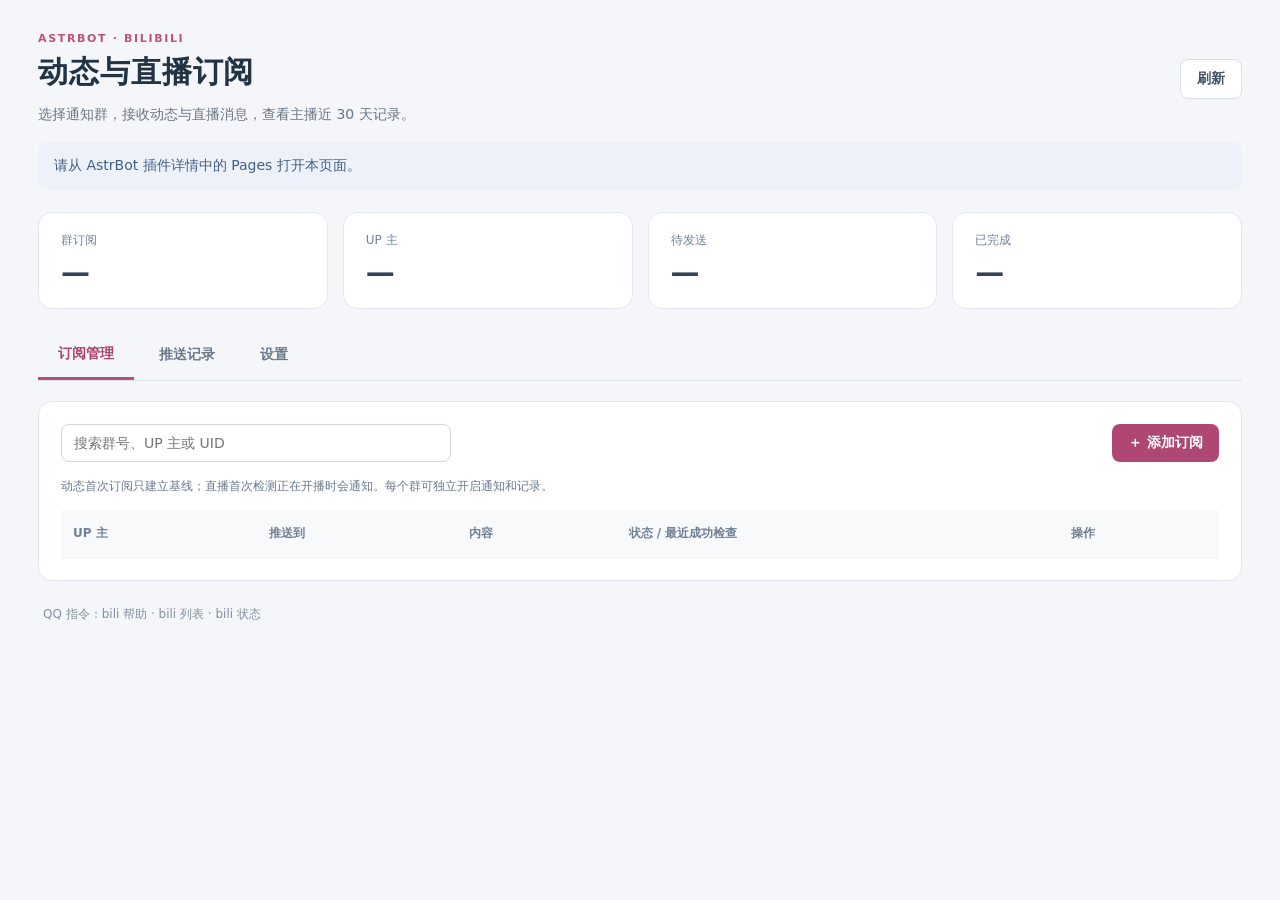
<file: astrbot_plugin_bilibili_parser/pages/subscriptions/index.html>
<!doctype html>
<html lang="zh-CN">
<head><meta charset="utf-8"><meta name="viewport" content="width=device-width,initial-scale=1"><title>Bilibili 动态与直播订阅</title><link rel="stylesheet" href="./style.css"></head>
<body>
<main>
  <header class="hero"><div><div class="eyebrow">ASTRBOT · BILIBILI</div><h1>动态与直播订阅</h1><p>选择通知群，接收动态与直播消息，查看主播近 30 天记录。</p></div><button id="refresh" class="secondary">刷新</button></header>
  <div id="notice" role="status" aria-live="polite" hidden></div>
  <div id="connection" class="banner">正在连接 AstrBot…</div>
  <section class="metrics" aria-label="运行概况"><div><span>群订阅</span><strong id="metricSubs">—</strong></div><div><span>UP 主</span><strong id="metricCreators">—</strong></div><div><span>待发送</span><strong id="metricPending">—</strong></div><div><span>已完成</span><strong id="metricDone">—</strong></div></section>
  <nav aria-label="管理页面"><button class="tab active" data-tab="subscriptions">订阅管理</button><button class="tab" data-tab="deliveries">推送记录</button><button class="tab" data-tab="settings">设置</button></nav>
  <section id="subscriptions" class="panel">
    <div class="toolbar"><input id="search" type="search" placeholder="搜索群号、UP 主或 UID" aria-label="搜索订阅"><button id="add">＋ 添加订阅</button></div>
    <p class="hint">动态首次订阅只建立基线；直播首次检测正在开播时会通知。每个群可独立开启通知和记录。</p>
    <div class="table-wrap"><table><thead><tr><th>UP 主</th><th>推送到</th><th>内容</th><th>状态 / 最近成功检查</th><th>操作</th></tr></thead><tbody id="subscriptionRows"></tbody></table></div>
    <div id="empty" class="empty" hidden>还没有订阅。添加一个 UP 主，或在 QQ 群发送「bili 订阅 UID」。</div>
  </section>
  <section id="deliveries" class="panel" hidden>
    <p class="hint">显示最近 100 条发送记录。“待核对”表示发送结果不明确，请先查看群记录。测试推送有独立标记。</p>
    <div class="table-wrap"><table><thead><tr><th>动态 / 目标群</th><th>状态</th><th>卡片 / 视频</th><th>时间</th><th>详情与操作</th></tr></thead><tbody id="deliveryRows"></tbody></table></div>
    <h2>最近的检查与测试</h2><div id="requestRows"></div>
  </section>
  <section id="settings" class="panel" hidden>
    <form id="settingsForm" class="settings-form">
      <div class="section-title"><h2>运行设置</h2><button id="loadSettings" type="button" class="secondary">重新载入设置</button></div>
      <label class="check"><input id="dynamicEnabled" type="checkbox">开启动态订阅推送</label>
      <label class="check"><input id="liveEnabled" type="checkbox">开启直播检查、通知和记录</label>
      <label>直播检查间隔（秒）<input id="liveInterval" type="number" min="30" max="3600" required></label>
      <p class="hint">直播与动态总开关相互独立。每个群可分别开启主播的直播通知和记录；连续两次检测下播后发送结束通知。</p>
      <label>动态检查间隔（秒）<input id="interval" type="number" min="60" max="86400" required></label><p class="hint">默认 180 秒；接口受限会自动退避，多 UP 主的请求会错开。</p>
      <h2>QQ群过滤</h2><p class="hint">与视频链接解析共用。选择“全部群”仍然只向已经订阅的群推送。</p>
      <label>过滤模式<select id="groupMode"><option value="whitelist">仅白名单群</option><option value="blacklist">排除黑名单群</option><option value="all">允许全部群</option></select></label>
      <label>白名单群号<textarea id="allowedGroups" rows="2" placeholder="多个群号用逗号、空格或换行分隔"></textarea></label>
      <label>黑名单群号<textarea id="blockedGroups" rows="2"></textarea></label>
      <div class="two-columns"><label>视频上限（MB）<input id="maxVideo" type="number" min="1" max="2048" required></label><label>缓存保留（小时）<input id="cacheHours" type="number" min="1" max="168" required></label></div>
      <h2>Bilibili 登录状态</h2><p id="cookieState" class="hint"></p>
      <label>更新 Cookie（可选）<input id="cookie" type="password" autocomplete="off" placeholder="留空保留当前配置"></label><label class="check"><input id="clearCookie" type="checkbox">删除已保存的 Cookie</label>
      <p class="hint">仅在本机保存，不会在 QQ、安装包或普通接口中返回原值。Cookie 不保证解除网络侧的访问限制，接口状态以最近检查结果为准。</p>
      <button type="submit">保存设置</button>
    </form>
  </section>
  <footer>QQ 指令：bili 帮助 · bili 列表 · bili 状态</footer>
</main>
<dialog id="editor"><form id="subscriptionForm">
  <div class="section-title"><h2 id="editorTitle">添加订阅</h2><button type="button" id="closeEditor" class="secondary">关闭</button></div>
  <label>UP 主 UID 或主页地址<input id="creatorInput" required placeholder="123456 或 https://space.bilibili.com/123456"></label>
  <div class="verify-row"><button id="resolveCreator" type="button" class="secondary">核对 UP 主</button><span id="creatorResult" role="status"></span></div>
  <fieldset id="groupField"><legend>推送到这些群</legend><div id="groupChoices">正在加载群列表…</div></fieldset>
  <fieldset><legend>动态类型</legend><div id="typeChoices" class="checks"></div></fieldset>
  <label class="check"><input id="sendVideo" type="checkbox" checked>视频投稿附上 MP4 文件</label>
  <label class="check"><input id="liveNotify" type="checkbox">本群接收开播和下播通知</label>
  <label class="check"><input id="liveRecord" type="checkbox">记录此主播直播场次（保留 30 天）</label>
  <p class="hint">只需直播功能时可取消所有动态类型。直播内容包含标题、分区和封面，不录制视频；首次检查正在直播时会发送通知。</p>
  <p class="hint">保存后自动应用；请在设置开启对应总开关。动态不补发历史，直播从启用后开始记录。</p>
  <button id="saveSubscription" type="submit">保存订阅</button>
</form></dialog>
<dialog id="confirmation"><form method="dialog"><h2>确认操作</h2><p id="confirmationText"></p><div class="actions"><button value="cancel" class="secondary">返回</button><button value="ok">确认</button></div></form></dialog>
<dialog id="liveHistory"><div class="section-title"><h2 id="liveHistoryTitle">直播记录</h2><button id="closeLiveHistory" class="secondary">关闭</button></div><p class="hint">近 30 天记录，时间均为北京时间。结束时间与时长是轮询估计，未结束场次统计至最后检测；停机或接口失败可能造成缺口。按月展示；跨日直播按日期分摊时长，灰色日期在记录窗口之外。</p><div class="actions"><button id="historyPrevious" class="secondary">上个月</button><span id="historyPage"></span><button id="historyNext" class="secondary">下个月</button><button id="exportHistory">导出月历 PNG</button></div><div id="historyRows"></div></dialog>
<script type="module" src="./app.js"></script>
</body></html>
</file>
<file: astrbot_plugin_bilibili_parser/pages/subscriptions/style.css>
:root{font-family:"Microsoft YaHei",system-ui,sans-serif;color:#223343;background:#f4f6f9;font-size:14px;color-scheme:light}*{box-sizing:border-box}body{margin:0}main{max-width:1260px;margin:auto;padding:32px 28px}h1{font-size:30px;margin:7px 0 10px;letter-spacing:.03em}h2{font-size:18px;margin:20px 0 14px}p{line-height:1.7}.eyebrow{font-size:11px;letter-spacing:.15em;color:#bd527b;font-weight:700}.hero{display:flex;align-items:center;justify-content:space-between;padding:0 0 15px}.hero p{color:#6b7785;margin:0}.metrics{display:grid;grid-template-columns:repeat(4,1fr);gap:15px;margin:22px 0}.metrics>div{background:white;border:1px solid #e1e7ee;border-radius:14px;padding:19px 22px}.metrics span{display:block;color:#718095;font-size:12px}.metrics strong{display:block;font-size:29px;margin-top:6px;color:#334458;font-weight:650}button,input,select,textarea{font:inherit}button{border:0;border-radius:8px;background:#af4774;color:white;padding:10px 16px;font-weight:600;cursor:pointer}button:hover{filter:brightness(.96)}button:disabled{opacity:.5;cursor:wait}button.secondary{border:1px solid #d6dfe8;background:#fff;color:#425367}button.danger{background:#fff0f0;color:#b53748}button.small{padding:6px 9px;font-size:12px;margin:3px}nav{display:flex;gap:5px;border-bottom:1px solid #dce3eb;margin:8px 0 20px}nav .tab{background:transparent;color:#6d7a8b;padding:14px 20px;border-radius:0;font-weight:600}nav .tab.active{color:#ab426f;border-bottom:3px solid #b3507c}.panel{background:#fff;border:1px solid #e1e7ee;border-radius:14px;padding:22px}.toolbar{display:flex;gap:12px;justify-content:space-between}.toolbar input{max-width:390px}input:not([type=checkbox]),textarea,select{width:100%;border:1px solid #ced8e3;border-radius:8px;background:#fff;color:#26384b;padding:10px 12px;outline-offset:2px}input:focus,textarea:focus,select:focus{outline:2px solid #e5b8cc}label{display:block;font-weight:550;line-height:1.7;margin:14px 0}label input:not([type=checkbox]),label textarea,label select{margin-top:6px}.check{display:flex;align-items:center;gap:9px;font-weight:400}input[type=checkbox]{accent-color:#b3507c;width:17px;height:17px;flex-shrink:0}.hint{color:#6a7a8d;font-size:12px;margin:14px 0}.table-wrap{overflow-x:auto}table{width:100%;border-collapse:collapse;text-align:left;min-width:790px}th{font-size:12px;color:#718094;background:#f7f9fb;white-space:nowrap}th,td{padding:15px 12px;border-bottom:1px solid #edf0f4;vertical-align:top}td{line-height:1.65}td small{display:block;color:#7e8b9d;font-size:11px}.state{display:inline-block;border-radius:20px;padding:2px 9px;background:#e8f4ee;color:#278658;font-size:11px;white-space:nowrap}.state.error,.state.failed,.state.uncertain{color:#b33348;background:#fdebf0}.state.paused,.state.blocked,.state.cancelled,.state.skipped{color:#6d7581;background:#edf0f5}.state.initializing,.state.pending,.state.retry,.state.running,.state.sending,.state.preparing{color:#936525;background:#fff5df}.actions{min-width:195px}.error-text{color:#a33b55;max-width:330px;overflow-wrap:anywhere;font-size:12px}.empty{text-align:center;padding:60px 20px;color:#768498}.banner,#notice{border-radius:10px;padding:12px 16px;line-height:1.7;background:#edf2fa;color:#425f87}.banner.off{background:#fff3dd;color:#8b652c}.banner.on{background:#e8f4ee;color:#278658}#notice{position:sticky;top:10px;z-index:5;background:#ecf5ff;box-shadow:0 3px 14px #24374812;margin-bottom:16px}#notice.error{background:#fff0f3;color:#a72e4c}.settings-form{max-width:680px}.section-title{display:flex;justify-content:space-between;align-items:center;gap:20px}.two-columns{display:grid;grid-template-columns:1fr 1fr;gap:20px}footer{padding:25px 5px;color:#8290a0;font-size:12px}dialog{width:min(590px,94vw);border:1px solid #e0e7ee;border-radius:18px;box-shadow:0 25px 100px #14253b44;padding:25px;max-height:90vh;overflow:auto}dialog::backdrop{background:#22354c55;backdrop-filter:blur(3px)}dialog h2{margin:0}.verify-row{display:flex;align-items:center;gap:15px;min-height:45px}.verify-row span{font-size:12px;color:#596e83}fieldset{border:1px solid #e0e6ed;border-radius:10px;padding:10px 15px;margin:18px 0}legend{font-size:13px;color:#64758b}.checks{display:flex;flex-wrap:wrap;gap:0 20px}.checks label{margin:8px 0}#groupChoices{max-height:180px;overflow:auto}a{color:#a2416d;text-decoration:none}a:hover{text-decoration:underline}.request{padding:10px 0;border-bottom:1px solid #eee;line-height:1.8;font-size:12px}[hidden]{display:none!important}@media(max-width:700px){main{padding:20px 12px}.hero{align-items:flex-start;gap:15px}.hero p{font-size:12px}.metrics{gap:8px;grid-template-columns:repeat(2,1fr)}.metrics>div{padding:13px 16px}.panel{padding:14px}.toolbar{flex-wrap:wrap}.toolbar input{max-width:100%}nav .tab{padding:12px 16px}.two-columns{grid-template-columns:1fr;gap:0}}

.hero>button{white-space:nowrap;flex-shrink:0}#liveHistory{width:min(780px,94vw)}#liveHistory .actions{display:flex;gap:10px;align-items:center;flex-wrap:wrap}#historyRows p{overflow-wrap:anywhere;margin:8px 0}#historyRows .request{font-size:14px}

#liveHistory{width:min(1200px,96vw)}#historyRows canvas{display:block;width:100%;height:auto;margin:20px 0;border-radius:12px}#historyRows summary{cursor:pointer;color:#a74470;padding:12px 0}
</file>
